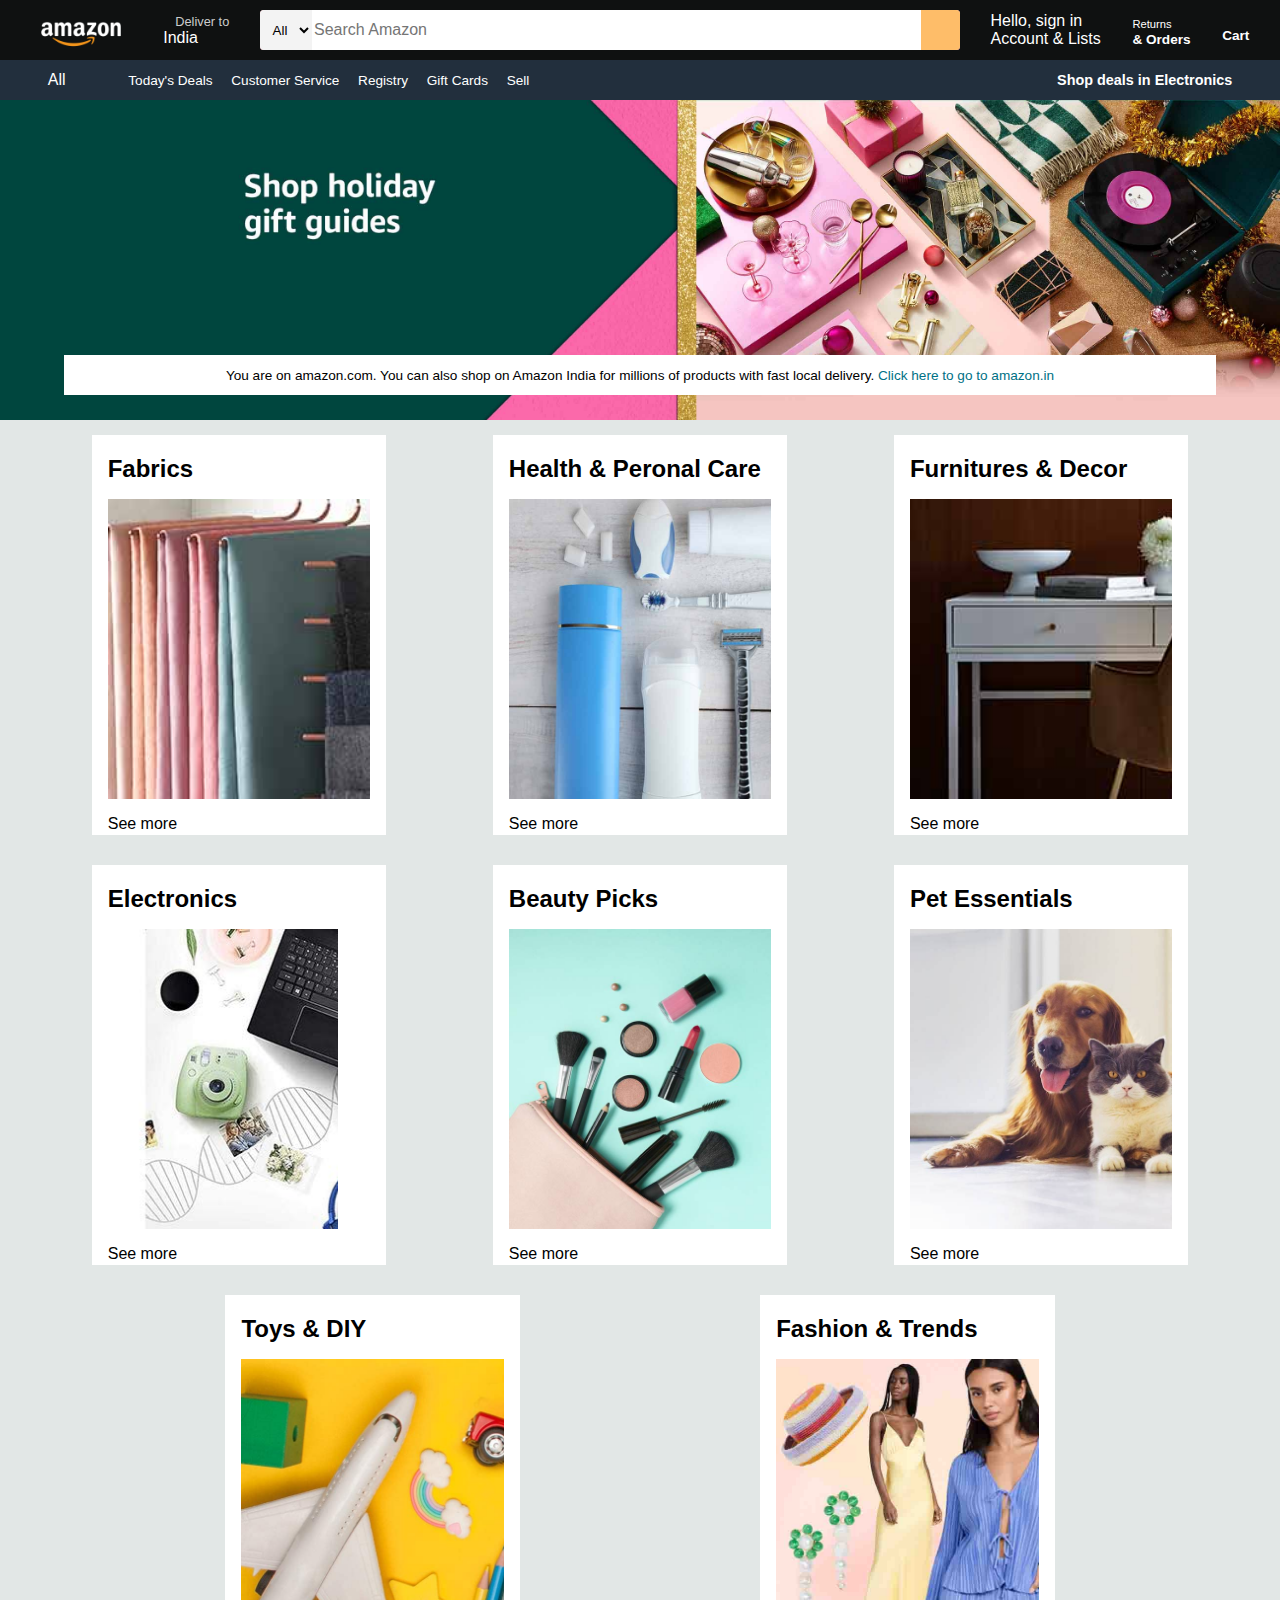
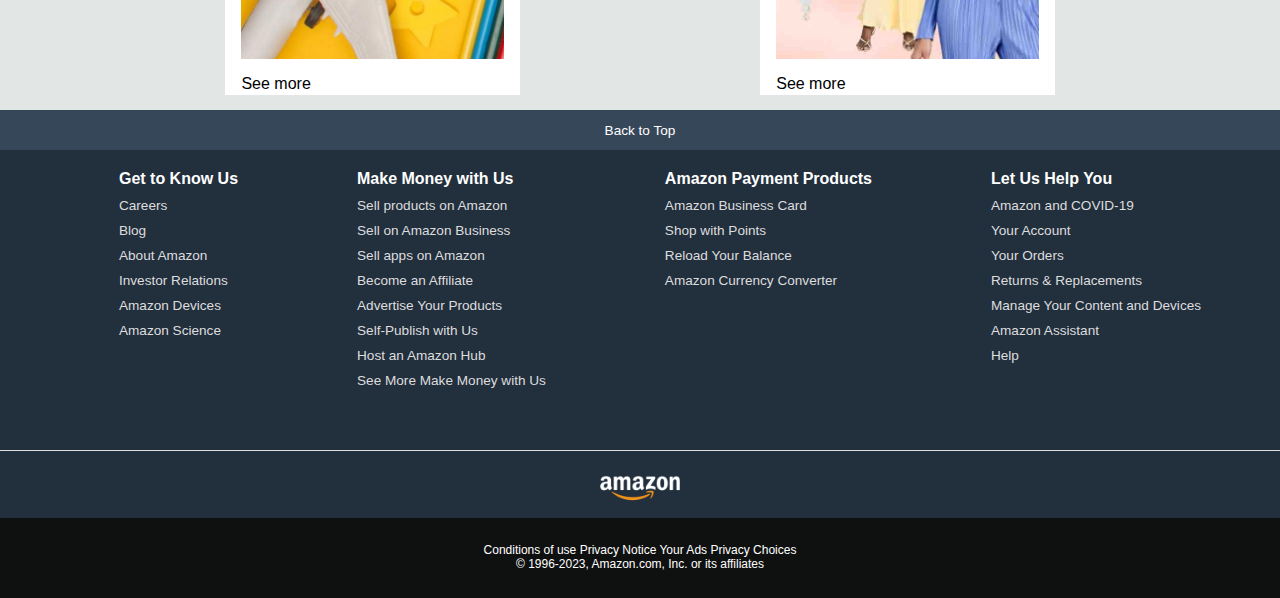
<file: index.html>
<!DOCTYPE html>
<html lang="en">
  <head>
    <meta charset="UTF-8" />
    <meta name="viewport" content="width=device-width, initial-scale=1.0" />
    <title>Amazon</title>
    <link
      rel="stylesheet"
      href="https://cdnjs.cloudflare.com/ajax/libs/font-awesome/6.4.2/css/all.min.css"
      integrity="sha512-z3gLpd7yknf1YoNbCzqRKc4qyor8gaKU1qmn+CShxbuBusANI9QpRohGBreCFkKxLhei6S9CQXFEbbKuqLg0DA=="
      crossorigin="anonymous"
      referrerpolicy="no-referrer"
    />
    <link rel="stylesheet" href="style.css" />
  </head>
  <body>
    <header>
      <div class="navbar">
        <div class="nav-logo border">
          <div class="logo"></div>
        </div>

        <div class="nav-address border">
          <p class="add-first">Deliver to</p>
          <div class="add-icon">
            <i class="fa-solid fa-location-dot"></i>
            <p class="add-second">India</p>
          </div>
        </div>

        <div class="nav-search">
          <select class="search-select">
            <option>All</option>
          </select>
          <input placeholder="Search Amazon" class="search-input" />
          <div class="search-icon">
            <i class="fa-solid fa-magnifying-glass"></i>
          </div>
        </div>

        <div class="nav-signin border">
          <p>
            <a href="signin.html">Hello, sign in <br />Account & Lists</a>
          </p>
        </div>

        <div class="nav-return border">
          <p><span>Returns</span></p>
          <p class="nav-second">& Orders</p>
        </div>

        <div class="nav-cart border">
          <i class="fa-solid fa-cart-shopping"></i>
          Cart
        </div>
      </div>

      <div class="panel">
        <div class="panel-all">
          <i class="fa-solid fa-bars"></i>
          All
        </div>
        <div class="panel-ops">
          <p>Today's Deals</p>
          <p>Customer Service</p>
          <p>Registry</p>
          <p>Gift Cards</p>
          <p>Sell</p>
        </div>
        <div class="panel-deals">Shop deals in Electronics</div>
      </div>
    </header>

    <div class="hero-section">
      <div class="hero-message">
        <p>
          You are on amazon.com. You can also shop on Amazon India for millions
          of products with fast local delivery.
          <a>Click here to go to amazon.in</a>
        </p>
      </div>
    </div>

    <div class="shop-section">
      <div class="box1 box">
        <div class="box-content">
          <h2>Fabrics</h2>
          <div
            class="box-img"
            style="background-image: url('box1_image.jpg')"
          ></div>
          <p>See more</p>
        </div>
      </div>
      <div class="box2 box">
        <div class="box-content">
          <h2>Health & Peronal Care</h2>
          <div
            class="box-img"
            style="background-image: url('box2_image.jpg')"
          ></div>
          <p>See more</p>
        </div>
      </div>
      <div class="box3 box">
        <div class="box-content">
          <h2>Furnitures & Decor</h2>
          <div
            class="box-img"
            style="background-image: url('box3_image.jpg')"
          ></div>
          <p>See more</p>
        </div>
      </div>
      <div class="box4 box">
        <div class="box-content">
          <h2>Electronics</h2>
          <div
            class="box-img4"
            style="background-image: url('box4_image1.jpg')"
          ></div>
          <p>See more</p>
        </div>
      </div>
      <div class="box1 box">
        <div class="box-content">
          <h2>Beauty Picks</h2>
          <div
            class="box-img"
            style="background-image: url('box5_image.jpg')"
          ></div>
          <p>See more</p>
        </div>
      </div>
      <div class="box2 box">
        <div class="box-content">
          <h2>Pet Essentials</h2>
          <div
            class="box-img"
            style="background-image: url('box6_image.jpg')"
          ></div>
          <p>See more</p>
        </div>
      </div>
      <div class="box3 box">
        <div class="box-content">
          <h2>Toys & DIY</h2>
          <div
            class="box-img"
            style="background-image: url('box7_image.jpg')"
          ></div>
          <p>See more</p>
        </div>
      </div>
      <div class="box4 box">
        <div class="box-content">
          <h2>Fashion & Trends</h2>
          <div
            class="box-img"
            style="background-image: url('box8_image.jpg')"
          ></div>
          <p>See more</p>
        </div>
      </div>
    </div>

    <footer>
      <div class="foot-panel1">
        <a href="">Back to Top</a>
      </div>

      <div class="foot-panel2">
        <ul>
          <p>Get to Know Us</p>
          <a>Careers</a>
          <a>Blog</a>
          <a>About Amazon</a>
          <a>Investor Relations</a>
          <a>Amazon Devices</a>
          <a>Amazon Science</a>
        </ul>
        <ul>
          <p>Make Money with Us</p>
          <a>Sell products on Amazon</a>
          <a>Sell on Amazon Business</a>
          <a>Sell apps on Amazon</a>
          <a>Become an Affiliate</a>
          <a>Advertise Your Products </a>
          <a>Self-Publish with Us</a>
          <a>Host an Amazon Hub</a>
          <a>See More Make Money with Us</a>
        </ul>
        <ul>
          <p>Amazon Payment Products</p>
          <a>Amazon Business Card</a>
          <a>Shop with Points</a>
          <a>Reload Your Balance</a>
          <a>Amazon Currency Converter </a>
        </ul>
        <ul>
          <p>Let Us Help You</p>
          <a>Amazon and COVID-19</a>
          <a>Your Account</a>
          <a>Your Orders</a>
          <a>Returns & Replacements</a>
          <a>Manage Your Content and Devices</a>
          <a>Amazon Assistant</a>
          <a>Help</a>
        </ul>
      </div>

      <div class="foot-panel3">
        <div class="logo"></div>
      </div>

      <div class="foot-panel4">
        <div class="pages">
          <a>Conditions of use</a>
          <a>Privacy Notice</a>
          <a>Your Ads Privacy Choices</a>
        </div>
        <div class="copyright">
          © 1996-2023, Amazon.com, Inc. or its affiliates
        </div>
      </div>
    </footer>
  </body>
</html>
</file>
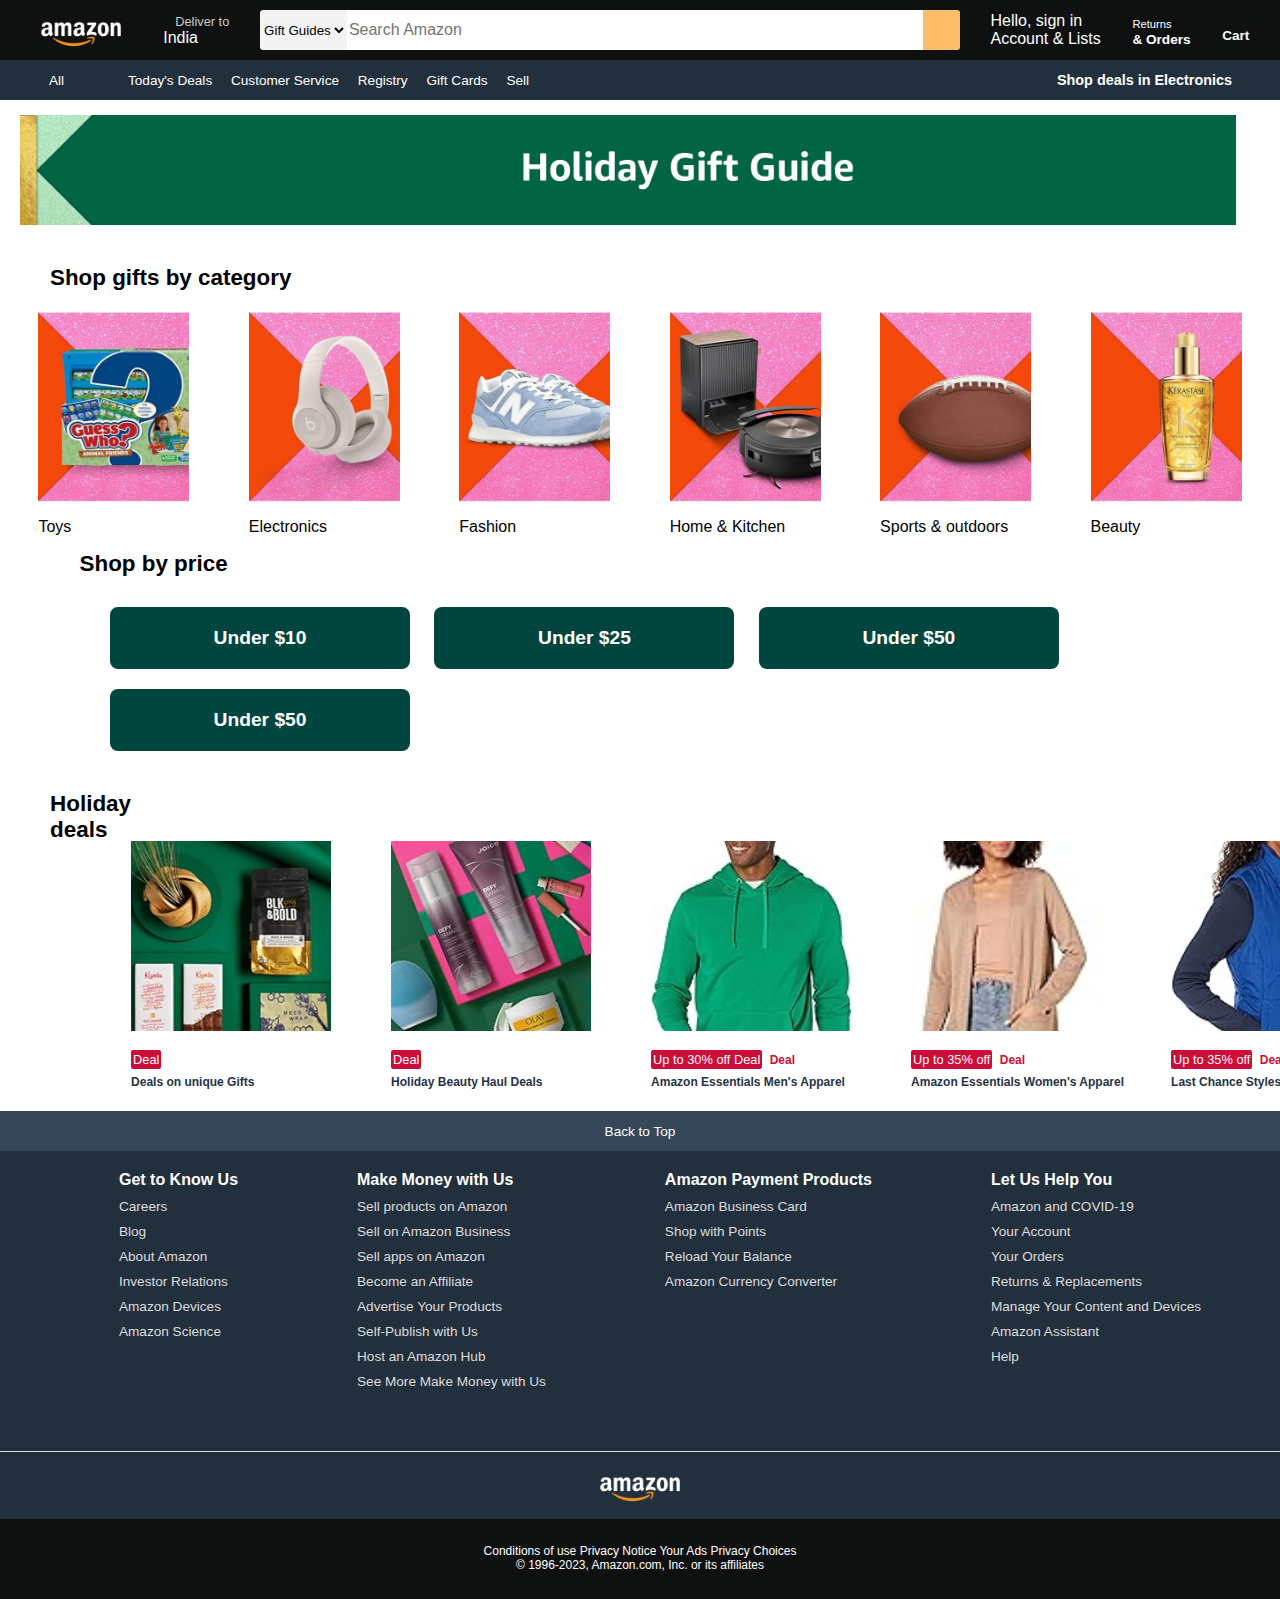
<file: holiday.html>
<!DOCTYPE html>
<html lang="en">
  <head>
    <meta charset="UTF-8" />
    <meta name="viewport" content="width=device-width, initial-scale=1.0" />
    <title>Amazon</title>
    <link rel="icon" type="image/x-icon" href="/images/favicon.png" />
    <link
      rel="stylesheet"
      href="https://cdnjs.cloudflare.com/ajax/libs/font-awesome/6.4.2/css/all.min.css"
      integrity="sha512-z3gLpd7yknf1YoNbCzqRKc4qyor8gaKU1qmn+CShxbuBusANI9QpRohGBreCFkKxLhei6S9CQXFEbbKuqLg0DA=="
      crossorigin="anonymous"
      referrerpolicy="no-referrer"
    />
    <link rel="stylesheet" href="style.css" />
  </head>
  <body>
    <header>
      <div class="navbar">
        <div class="nav-logo border">
          <div class="logo"></div>
        </div>

        <div class="nav-address border">
          <p class="add-first">Deliver to</p>
          <div class="add-icon">
            <i class="fa-solid fa-location-dot"></i>
            <p class="add-second">India</p>
          </div>
        </div>

        <div class="nav-search">
          <select class="gift-select">
            <option>Gift Guides</option>
          </select>
          <input placeholder="Search Amazon" class="search-input" />
          <div class="search-icon">
            <i class="fa-solid fa-magnifying-glass"></i>
          </div>
        </div>

        <div class="nav-signin border">
          <p>
            <a href="signin.html">Hello, sign in <br />Account & Lists</a>
          </p>
        </div>

        <div class="nav-return border">
          <p><span>Returns</span></p>
          <p class="nav-second">& Orders</p>
        </div>

        <div class="nav-cart border">
          <i class="fa-solid fa-cart-shopping"></i>
          Cart
        </div>
      </div>

      <div class="panel">
        <div class="panel-all border">
          <i class="fa-solid fa-bars"></i>
          <span>All</span>
        </div>
        <div class="panel-ops">
          <p>Today's Deals</p>
          <p>Customer Service</p>
          <p>Registry</p>
          <p>Gift Cards</p>
          <p>Sell</p>
        </div>
        <div class="panel-deals">Shop deals in Electronics</div>
      </div>
    </header>

    <div class="hero-holiday"></div>
    <div class="hero-category">Shop gifts by category</div>

    <div class="gift-section">
      <div class="box1 toy">
        <div class="box-content">
          <div
            class="toy-img"
            style="background-image: url('/images/toys.jpg')"
          ></div>
          <p>Toys</p>
        </div>
      </div>
      <div class="box2 toy">
        <div class="box-content">
          <div
            class="toy-img"
            style="background-image: url('/images/Electronics.jpg')"
          ></div>
          <p>Electronics</p>
        </div>
      </div>
      <div class="box3 toy">
        <div class="box-content">
          <div
            class="toy-img"
            style="background-image: url('/images/Fashion.jpg')"
          ></div>
          <p>Fashion</p>
        </div>
      </div>
      <div class="box4 toy">
        <div class="box-content">
          <div
            class="toy-img"
            style="background-image: url('/images/home_kitchen.jpg')"
          ></div>
          <p>Home & Kitchen</p>
        </div>
      </div>
      <div class="box1 toy">
        <div class="box-content">
          <div
            class="toy-img"
            style="background-image: url('/images/sports_outdoors.jpg')"
          ></div>
          <p>Sports & outdoors</p>
        </div>
      </div>
      <div class="box2 toy">
        <div class="box-content">
          <div
            class="toy-img"
            style="background-image: url('/images/beauty.jpg')"
          ></div>
          <p>Beauty</p>
        </div>
      </div>
      <h4>Shop by price</h4>
    </div>
    <div class="price-button">
      <button class="price-category">Under $10</button>
      <button class="price-category">Under $25</button>
      <button class="price-category">Under $50</button>
      <button class="price-category">Under $50</button>
    </div>

    <div class="gifts-all">
      <h3>Holiday deals</h3>
      <div class="all-deals">
        <div class="deal-content">
          <div
            class="deal-images"
            style="background-image: url('images/unique_gifts.jpg')"
          ></div>
          <p class="deals">Deal</p>
          <br />
          <a href="#">Deals on unique Gifts</a>
        </div>
      </div>
      <div class="all-deals">
        <div class="deal-content">
          <div
            class="deal-images"
            style="background-image: url('images/haul_deals.jpg')"
          ></div>
          <p class="deals">Deal</p>
          <br />
          <a href="#">Holiday Beauty Haul Deals</a>
        </div>
      </div>
      <div class="all-deals">
        <div class="deal-content">
          <div
            class="deal-images"
            style="background-image: url('images/mens_apparel.jpg')"
          ></div>
          <p>Up to 30% off Deal</p>
          <p class="divide">Deal</p>
          <br />
          <a href="#">Amazon Essentials Men's Apparel</a>
        </div>
      </div>
      <div class="all-deals">
        <div class="deal-content">
          <div
            class="deal-images"
            style="background-image: url('images/womens_apparel.jpg')"
          ></div>
          <p>Up to 35% off</p>
          <p class="divide">Deal</p>
          <br />
          <a href="#">Amazon Essentials Women's Apparel</a>
        </div>
      </div>
      <div class="all-deals">
        <div class="deal-content">
          <div
            class="deal-images"
            style="background-image: url('images/amazon_brands.jpg')"
          ></div>
          <p>Up to 35% off</p>
          <p class="divide">Deal</p>
          <br />
          <a href="#">Last Chance Styles from Amazon Brands</a>
        </div>
      </div>
    </div>

    <footer class="footer2">
      <div class="foot-panel1">
        <a href="">Back to Top</a>
      </div>

      <div class="foot-panel2">
        <ul>
          <p>Get to Know Us</p>
          <a>Careers</a>
          <a>Blog</a>
          <a>About Amazon</a>
          <a>Investor Relations</a>
          <a>Amazon Devices</a>
          <a>Amazon Science</a>
        </ul>
        <ul>
          <p>Make Money with Us</p>
          <a>Sell products on Amazon</a>
          <a>Sell on Amazon Business</a>
          <a>Sell apps on Amazon</a>
          <a>Become an Affiliate</a>
          <a>Advertise Your Products </a>
          <a>Self-Publish with Us</a>
          <a>Host an Amazon Hub</a>
          <a>See More Make Money with Us</a>
        </ul>
        <ul>
          <p>Amazon Payment Products</p>
          <a>Amazon Business Card</a>
          <a>Shop with Points</a>
          <a>Reload Your Balance</a>
          <a>Amazon Currency Converter </a>
        </ul>
        <ul>
          <p>Let Us Help You</p>
          <a>Amazon and COVID-19</a>
          <a>Your Account</a>
          <a>Your Orders</a>
          <a>Returns & Replacements</a>
          <a>Manage Your Content and Devices</a>
          <a>Amazon Assistant</a>
          <a>Help</a>
        </ul>
      </div>

      <div class="foot-panel3">
        <div class="logo"></div>
      </div>

      <div class="foot-panel4">
        <div class="pages">
          <a>Conditions of use</a>
          <a>Privacy Notice</a>
          <a>Your Ads Privacy Choices</a>
        </div>
        <div class="copyright">
          © 1996-2023, Amazon.com, Inc. or its affiliates
        </div>
      </div>
    </footer>
  </body>
</html>
</file>
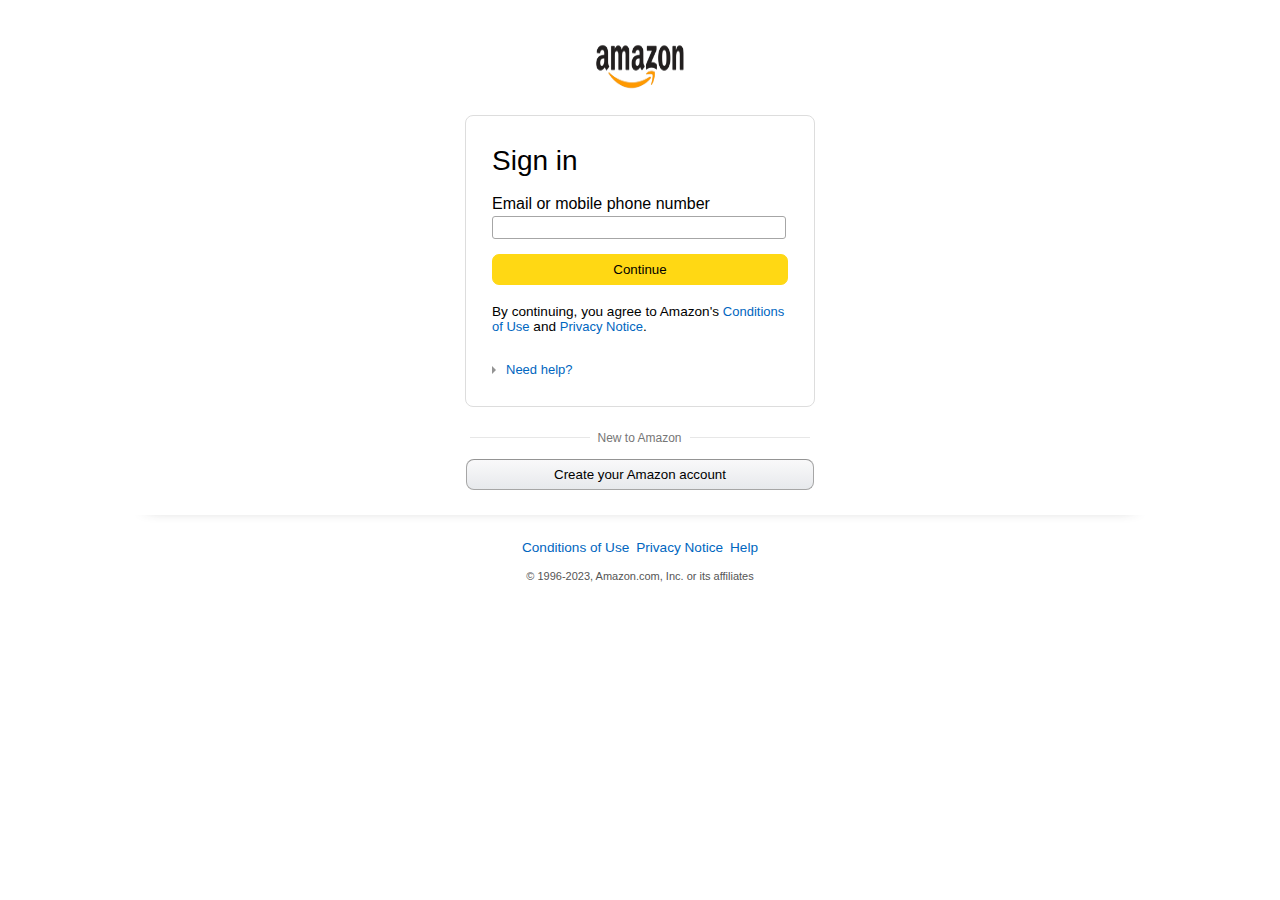
<file: signin.html>
<!DOCTYPE html>
<html lang="en">
  <head>
    <meta charset="UTF-8" />
    <meta name="viewport" content="width=device-width, initial-scale=1.0" />
    <title>Amazon</title>
    <link rel="stylesheet" href="signin.css" />
  </head>
  <body>
    <section>
      <div class="signin-logo">
        <img src="/images/amazon-logo1.png" alt="" />
      </div>
      <div class="card">
        <h1>Sign in</h1>
        <div class="form">
          <label for="">Email or mobile phone number</label>
          <input type="text" />
          <button>Continue</button>
        </div>
        <p>
          By continuing, you agree to Amazon's
          <a href="#">Conditions of Use</a> and <a href="#">Privacy Notice</a>.
        </p>
        <a href="#" class="icon">Need help?</a>
      </div>
      <div class="breck">
        <p>New to Amazon</p>
      </div>
      <div class="btn">
        <button>Create your Amazon account</button>
      </div>
      <footer>
        <div class="links">
          <a href="#">Conditions of Use</a>
          <a href="#">Privacy Notice</a>
          <a href="#">Help</a>
        </div>
        <p>© 1996-2023, Amazon.com, Inc. or its affiliates</p>
      </footer>
    </section>
  </body>
</html>
</file>
<file: style.css>
* {
  margin: 0;
  font-family: Arial;
  border: border-box;
  box-sizing: border-box;
}

.navbar {
  height: 60px;
  background-color: #0f1111;
  color: white;
  display: flex;
  align-items: center;
  justify-content: space-evenly;
}

.nav-logo {
  height: 50px;
  width: 100px;
}

.logo {
  background-image: url("amazon_logo.png");
  background-size: cover;
  height: 50px;
  width: 100%;
}

.border {
  border: 1.5px solid transparent;
}

.border:hover {
  border: 1.5px solid white;
}

/* box2 */
.add-first {
  color: #cccccc;
  font-size: 0.8rem;
  margin-left: 15px;
}

.add-second {
  font-size: 1rem;
  margin-left: 3px;
}

.add-icon {
  display: flex;
  align-items: center;
}

/* box3 */
.nav-search {
  display: flex;
  justify-content: space-evenly;
  background-color: pink;
  width: 700px;
  height: 40px;
  border-radius: 3.5px;
}

.nav-signin a {
  text-decoration: none;
  color: white;
}

.search-select {
  background-color: #f3f3f3;
  width: 60px;
  text-align: center;
  border-top-left-radius: 4px;
  border-bottom-left-radius: 4px;
  border: none;
}

.search-input {
  width: 100%;
  font-size: 1rem;
  border: none;
}

.search-icon {
  width: 45px;
  display: flex;
  justify-content: center;
  align-items: center;
  font-size: 1.3rem;
  background-color: #febd69;
  border-top-right-radius: 4px;
  border-bottom-right-radius: 4px;
  color: #0f1111;
}

.nav-search:hover {
  border: 2px solid orange;
}

/* box4 */
span {
  font-size: 0.7rem;
}

.nav-second {
  font-size: 0.85rem;
  font-weight: 700;
}

/* box6 */
.nav-cart i {
  font-size: 30px;
}

.nav-cart {
  font-size: 0.85rem;
  font-weight: 700;
}

/* panel */

.panel {
  height: 40px;
  background-color: #222f3d;
  display: flex;
  color: white;
  align-items: center;
  justify-content: space-evenly;
}

.panel-all span {
  font-size: 0.85rem;
  cursor: pointer;
}

.panel-ops p {
  display: inline;
  cursor: pointer;
  margin-left: 15px;
}

.panel-ops {
  width: 70%;
  font-size: 0.85rem;
}

.panel-deals {
  font-size: 0.9rem;
  font-weight: 700;
}

/* hero-section */
.hero-section {
  background-image: url("/images/hero_image2.jpg");
  background-size: cover;
  height: 320px;
  display: flex;
  justify-content: center;
  align-items: flex-end;
}

.hero-section:hover {
  cursor: pointer;
}

.hero-message {
  background-color: white;
  color: black;
  height: 40px;
  display: flex;
  align-items: center;
  justify-content: center;
  font-size: 0.85rem;
  width: 90%;
  margin-bottom: 25px;
}

.hero-message a {
  color: #007185;
}

/* shop-section */
.shop-section {
  display: flex;
  flex-wrap: wrap;
  justify-content: space-evenly;
  background-color: #e2e7e6;
}

.box {
  /* border: 2px solid black; */
  height: 400px;
  width: 23%;
  background-color: white;
  padding: 20px 0px 15px;
  margin: 15px;
}

.box-img {
  height: 300px;
  background-size: cover;
  margin-top: 1rem;
  margin-bottom: 1rem;
}

.box-img4 {
  height: 300px;
  background-size: cover;
  margin-top: 1rem;
  margin-bottom: 1rem;
  margin-right: 2rem;
}

.box-content {
  margin-left: 1rem;
  margin-right: 1rem;
}

.box-content p {
  color: #007185;
}

/* footer */
.foot-panel1 {
  display: flex;
  height: 40px;
  font-size: 0.85rem;
  align-items: center;
  justify-content: center;
  background-color: #37475a;
  color: white;
}

.footer {
  margin-top: 15px;
}

.foot-panel1:hover {
  background-color: #49586b;
  color: white;
}

.foot-panel1 a {
  color: white;
  text-decoration: none;
  /* transition-duration: 0.2s; */
  /* transition-timing-function: linear; */
  /* transition-delay: 0s; */
  /* transition-property: all; */
}

.foot-panel2 {
  background-color: #222f3d;
  height: 300px;
  display: flex;
  justify-content: space-evenly;
  color: white;
}

.foot-panel2 p {
  font-weight: 700;
  color: white;
  display: flex;
}

ul {
  margin-top: 20px;
}

ul a {
  display: block;
  font-size: 0.85rem;
  margin-top: 10px;
  color: #dddddd;
}

.foot-panel3 {
  background-color: #222f3d;
  color: #dddddd;
  border-top: 0.5px solid #dddddd;
  height: 68px;
  display: flex;
  justify-content: center;
  align-items: center;
}

.logo {
  background-image: url("amazon_logo.png");
  background-size: cover;
  height: 50px;
  width: 100px;
}

.foot-panel4 {
  background-color: #0f1111;
  color: white;
  height: 80px;
  font-size: 0.75em;
  text-align: center;
}

.pages {
  padding-top: 25px;
}

.pages a {
  color: white;
}

.copyright {
  text-align: center;
}

/* holiday */
.hero-holiday {
  background-image: url("/images/holiday_gifts.jpg");
  background-size: cover;
  height: 110px;
  margin-top: 15px;
  margin-left: 20px;
  width: 95%;
}

.hero-category {
  font-size: 1.4rem;
  font-weight: 700;
  margin-top: 40px;
  margin-left: 50px;
}

.toy {
  height: 200px;
  width: 14.3%;
  margin: 5px;
}

.toy-img {
  height: 190px;
  background-size: cover;
  margin-top: 1rem;
  margin-bottom: 1rem;
  cursor: pointer;
}

.gift-section {
  display: flex;
  flex-wrap: wrap;
  justify-content: space-evenly;
}

.box-content p {
  color: black;
  text-decoration: none;
}

/* .shop-price {
  margin-top: 300px;
} */

.gift-section h4 {
  font-size: 1.4rem;
  margin-top: 50px;
  display: flex;
  align-items: start;
  margin-right: 76%;
}

.gift-select {
  background-color: #f3f3f3;
  width: 100px;
  text-align: center;
  border-top-left-radius: 4px;
  border-bottom-left-radius: 4px;
  border: none;
}

.price-button {
  margin-top: 20px;
  margin-left: 100px;
  /* display: inline; */
  /* align-items: center; */
  justify-content: space-evenly;
}

.price-category {
  font-size: 1.2rem;
  font-weight: 550;
  width: 300px;
  border: none;
  border-radius: 8px;
  cursor: pointer;
  margin-left: 15%;
  margin: 10px;
  align-items: center;
  padding: 20px;
  justify-content: space-evenly;
  background-color: #00463e;
  color: white;
}

.gifts-all {
  margin-top: 30px;
  display: flex;
  font-size: 1.2rem;
  height: 10px;
  margin-bottom: 10px;
  margin-left: 50px;
}

.deals {
  border-radius: 2px;
  padding: 2px 2px 2px 2px;
  width: 32px;
  color: rgb(255, 255, 255);
  background: rgb(204, 12, 57);
  font-size: 0.8rem;
}

.deal-images {
  /* justify-content: space-between; */
  width: 200px;
  height: 190px;
  background-size: cover;
  margin-top: 1rem;
  margin-top: 50px;
  margin-bottom: 1rem;
  cursor: pointer;
  margin-right: 60px;
}

.deal-content a {
  font-size: 0.75rem;
  text-decoration: none;
  color: #263346;
  font-weight: 600;
}

.deal-content p {
  display: inline;
  border-radius: 2px;
  padding: 2px 2px 2px 2px;
  width: 32px;
  color: rgb(255, 255, 255);
  background: rgb(204, 12, 57);
  font-size: 0.8rem;
}

.deal-content p.divide {
  font-weight: 550;
  background: white;
  color: rgb(204, 12, 57);
  font-size: 0.75rem;
}

.footer2 {
  margin-top: 310px;
}
</file>
<file: signin.css>
* {
  margin: 0;
  font-family: Arial;
  border: border-box;
}

.signin-logo {
  display: flex;
  justify-content: center;
  align-items: center;
}

.signin-logo img {
  width: 160px;
  height: 95px;
}

.card {
  width: 296px;
  height: 250px;
  padding: 20px 26px;
  display: flex;
  justify-content: space-around;
  flex-direction: column;
  border: 1px solid #ddd;
  border-radius: 8px;
  margin: 20px auto 25px auto;
}

.card h1 {
  font-weight: 400;
  font-size: 28px;
}

.card-label {
  font-size: 13px;
  padding-left: 2px;
  padding-bottom: 2px;
  font-weight: 700;
}

.card input {
  width: 94%;
  height: 15px;
  padding: 3px 7px;
  margin-top: 3px;
  background-color: #fff;
  border: 1px solid #a6a6a6;
  border-radius: 3px;
}

.card p {
  font-size: 0.85rem;
}

.card button {
  width: 100%;
  height: 31px;
  margin-top: 15px;
  border: 1px solid #ffd814;
  background-image: linear-gradient(#ffd814, #ffd814);
  border-radius: 7px;
  cursor: pointer;
}

a {
  text-decoration: none;
  font-size: 0.85rem;
  color: #0066c0;
}

.card a {
  margin-top: 10px;
  font-size: 13px;
}

.icon::before {
  display: inline-block;
  content: "";
  border-top: 4px solid transparent;
  border-left: 4px solid #949494;
  border-bottom: 4px solid transparent;
  margin-right: 10px;
}

.breck p {
  line-height: 1;
  font-size: 12px;
  color: #767676;
  font-weight: 400;
  position: relative;
  display: inline-block;
  background-color: #fff;
  padding: 0 8px 0 7px;
}

.breck,
.btn {
  display: flex;
  justify-content: center;
}

.breck::before,
.breck::after {
  content: "";
  position: relative;
  top: 5px;
  display: inline-block;
  width: 120px;
  border-top: 1px solid #e7e7e7;
}

.btn button {
  width: 348px;
  height: 31px;
  margin: 15px auto;
  background-color: #e7e9ec;
  background-image: linear-gradient(#f9f9fa, #e7e9ec);
  border: 1px solid #a6a6a6;
  border-top-color: #949494;
  border-radius: 8px;
  cursor: pointer;
}

footer .links {
  display: flex;
  justify-content: space-evenly;
  align-items: center;
  width: 250px;
  margin: 25px auto 15px auto;
}

.footer .links a {
  font-size: 12px;
  display: flex;
  justify-content: center;
  align-items: center;
}

footer::before {
  content: "";
  display: flex;
  justify-content: center;
  width: 80%;
  margin: auto;
  height: 44px;
  margin-top: -35px;
  border-top: 1px solid transparent;
  box-shadow: 0 10px 15px -20px #333;
}

footer p {
  font-size: 11px;
  color: #555;
  text-align: center;
}

.form input:hover {
  color: blue;
}
</file>
